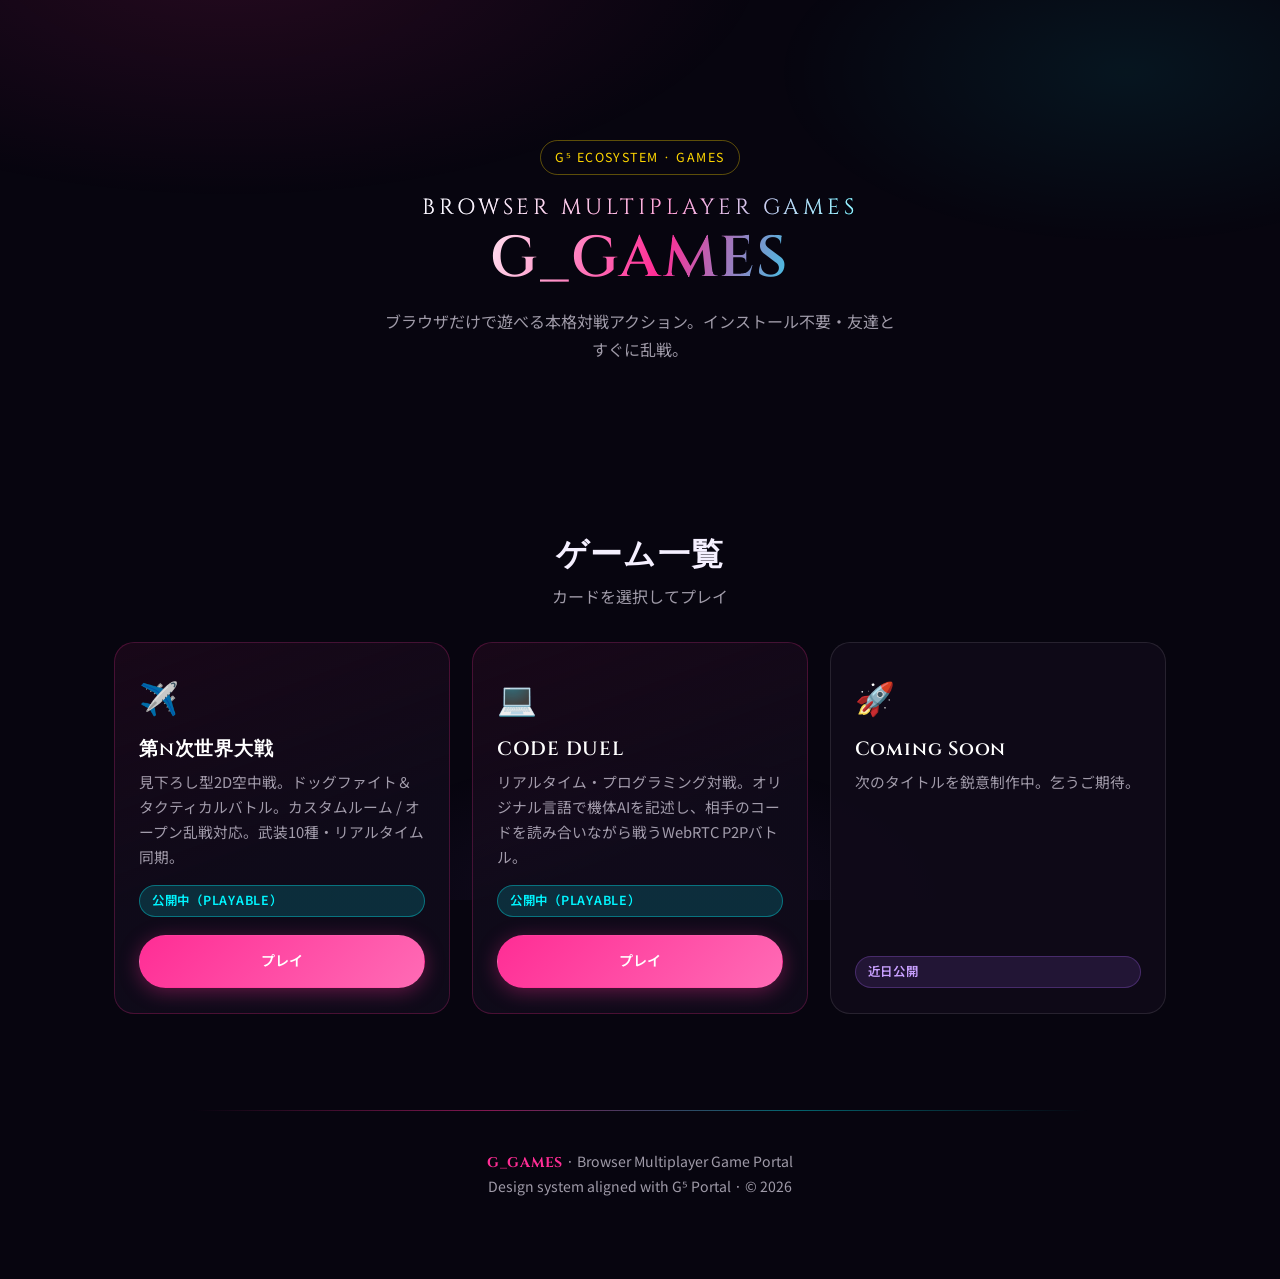
<file: index.html>
<!DOCTYPE html>
<html lang="ja" data-color-mode="dark">
<head>
  <meta charset="UTF-8">
  <meta name="viewport" content="width=device-width, initial-scale=1.0, viewport-fit=cover">
  <meta name="description" content="G_GAMES - ブラウザ対戦Webゲームポータル。第n次世界大戦などブラウザ対戦アクションを配信。">
  <meta name="theme-color" content="#07050f">
  <title>G_GAMES · Web Game Portal</title>
  <link rel="stylesheet" href="css/style.css">
  <script src="js/games-registry.js" defer></script>
  <script src="js/main.js" defer></script>
</head>
<body>
  <div class="g5-ambient" id="ambient" aria-hidden="true"></div>
  <header class="hero">
    <div class="hero-badge">G⁵ Ecosystem · Games</div>
    <h1><span>BROWSER MULTIPLAYER GAMES</span> G_GAMES</h1>
    <p class="hero-sub">ブラウザだけで遊べる本格対戦アクション。インストール不要・友達とすぐに乱戦。</p>
  </header>
  <section class="main_section">
    <div class="section-header">
      <h2>ゲーム一覧</h2>
      <p>カードを選択してプレイ</p>
    </div>
    <div class="cards-grid" id="games-grid"></div>
  </section>
  <footer class="site-footer">
    <p><strong>G_GAMES</strong> · Browser Multiplayer Game Portal</p>
    <p>Design system aligned with G⁵ Portal · © 2026</p>
  </footer>
</body>
</html>
</file>
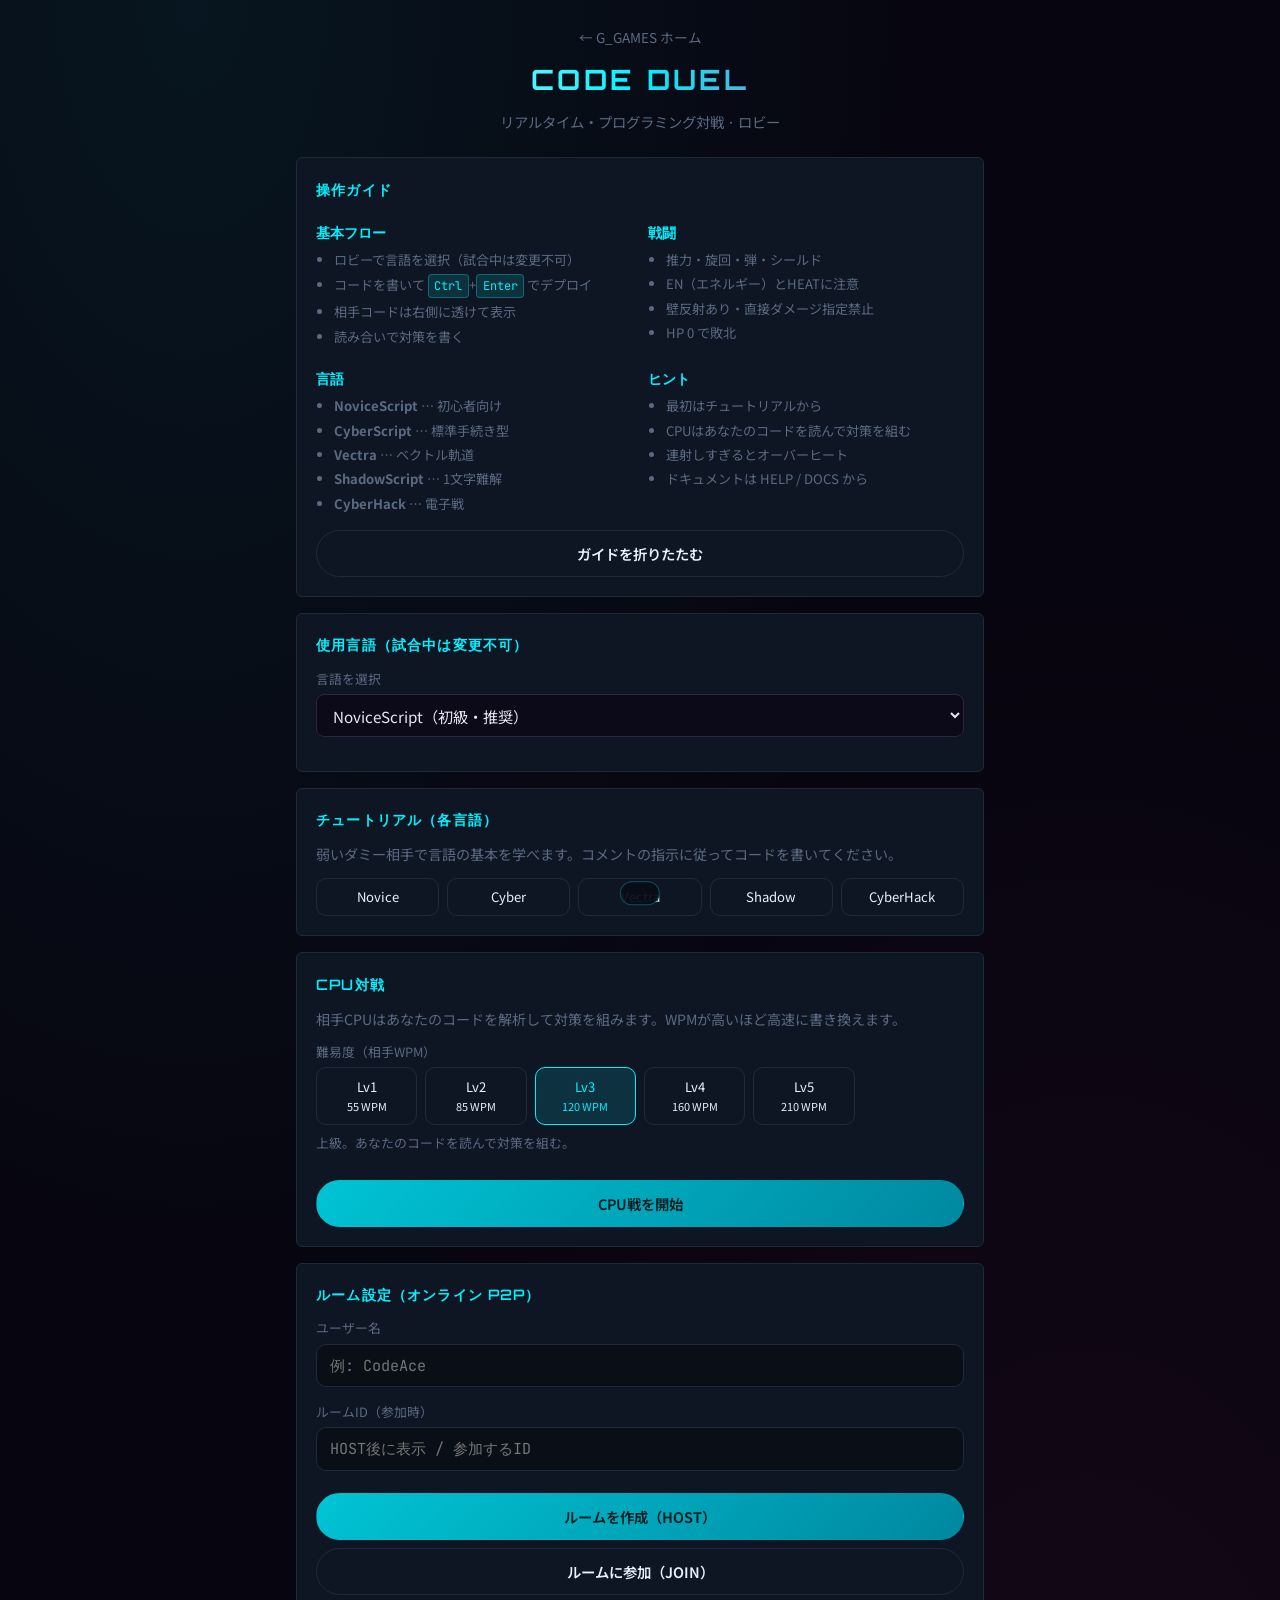
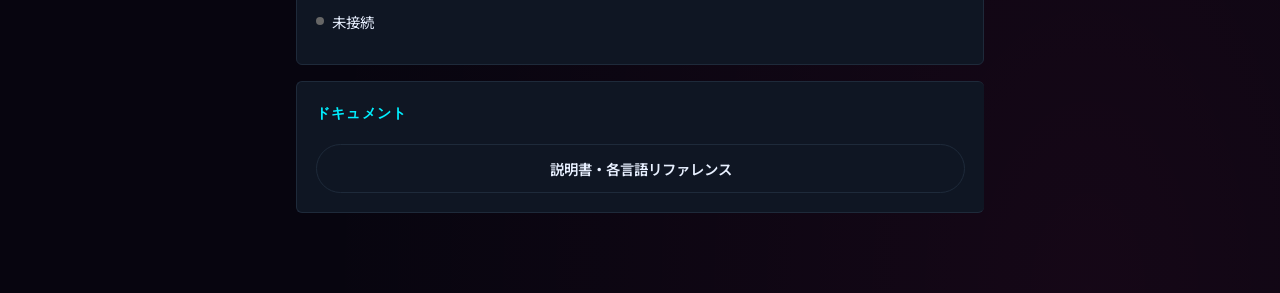
<file: games/code-duel/index.html>
<!DOCTYPE html>
<html lang="ja">
<head>
  <meta charset="UTF-8" />
  <meta name="viewport" content="width=device-width, initial-scale=1.0, viewport-fit=cover" />
  <meta name="theme-color" content="#07050f" />
  <title>CODE DUEL · G_GAMES</title>
  <link rel="stylesheet" href="css/lobby.css" />
  <link rel="stylesheet" href="css/game.css" />
</head>
<body>
  <div class="lobby-wrap" id="lobby-wrap">
    <header class="lobby-header">
      <a href="../../index.html" class="back">← G_GAMES ホーム</a>
      <h1>CODE DUEL</h1>
      <p>リアルタイム・プログラミング対戦 · ロビー</p>
    </header>

    <div class="panel guide-panel" id="guide-panel">
      <div class="panel-title">操作ガイド</div>
      <div class="guide-grid">
        <div>
          <h4>基本フロー</h4>
          <ul>
            <li>ロビーで言語を選択（試合中は変更不可）</li>
            <li>コードを書いて <kbd>Ctrl</kbd>+<kbd>Enter</kbd> でデプロイ</li>
            <li>相手コードは右側に透けて表示</li>
            <li>読み合いで対策を書く</li>
          </ul>
        </div>
        <div>
          <h4>戦闘</h4>
          <ul>
            <li>推力・旋回・弾・シールド</li>
            <li>EN（エネルギー）とHEATに注意</li>
            <li>壁反射あり・直接ダメージ指定禁止</li>
            <li>HP 0 で敗北</li>
          </ul>
        </div>
        <div>
          <h4>言語</h4>
          <ul>
            <li><strong>NoviceScript</strong> … 初心者向け</li>
            <li><strong>CyberScript</strong> … 標準手続き型</li>
            <li><strong>Vectra</strong> … ベクトル軌道</li>
            <li><strong>ShadowScript</strong> … 1文字難解</li>
            <li><strong>CyberHack</strong> … 電子戦</li>
          </ul>
        </div>
        <div>
          <h4>ヒント</h4>
          <ul>
            <li>最初はチュートリアルから</li>
            <li>CPUはあなたのコードを読んで対策を組む</li>
            <li>連射しすぎるとオーバーヒート</li>
            <li>ドキュメントは HELP / DOCS から</li>
          </ul>
        </div>
      </div>
      <button type="button" class="btn btn-ghost" id="btn-toggle-guide" style="width:100%;margin-top:0.75rem;">ガイドを折りたたむ</button>
    </div>

    <!-- Language selection (lobby only) -->
    <div class="panel" id="lang-panel">
      <div class="panel-title">使用言語（試合中は変更不可）</div>
      <div class="field">
        <label for="lobbyLangSelect">言語を選択</label>
        <select id="lobbyLangSelect" style="width:100%;padding:0.55rem 0.75rem;border-radius:8px;background:#0c0a18;border:1px solid #2a2540;color:#e8e6f0;font-family:inherit;">
          <option value="novice">NoviceScript（初級・推奨）</option>
          <option value="cyber">CyberScript（標準）</option>
          <option value="vectra">Vectra（ベクトル軌道）</option>
          <option value="shadow">ShadowScript（1文字難解）</option>
          <option value="cyberhack">CyberHack（電子戦）</option>
          <option value="ctrlworld" id="lobby-opt-ctrlworld" disabled>CtrlWorld（LOCKED）</option>
        </select>
      </div>
    </div>

    <!-- Tutorial per language -->
    <div class="panel" id="tutorial-panel">
      <div class="panel-title">チュートリアル（各言語）</div>
      <p style="font-size:0.88rem;color:var(--text-muted);margin-bottom:0.75rem;">
        弱いダミー相手で言語の基本を学べます。コメントの指示に従ってコードを書いてください。
      </p>
      <div class="mode-grid" style="grid-template-columns:repeat(auto-fill,minmax(120px,1fr));">
        <button type="button" class="mode-btn" data-tutorial="novice">Novice</button>
        <button type="button" class="mode-btn" data-tutorial="cyber">Cyber</button>
        <button type="button" class="mode-btn" data-tutorial="vectra">Vectra</button>
        <button type="button" class="mode-btn" data-tutorial="shadow">Shadow</button>
        <button type="button" class="mode-btn" data-tutorial="cyberhack">CyberHack</button>
        <button type="button" class="mode-btn hidden" data-tutorial="ctrlworld" id="tut-ctrlworld">CtrlWorld</button>
      </div>
    </div>

    <div class="panel" id="cpu-panel">
      <div class="panel-title">CPU対戦</div>
      <p style="font-size:0.88rem;color:var(--text-muted);margin-bottom:0.75rem;">
        相手CPUはあなたのコードを解析して対策を組みます。WPMが高いほど高速に書き換えます。
      </p>
      <div class="field">
        <label>難易度（相手WPM）</label>
        <div class="mode-grid" id="diff-grid">
          <button type="button" class="mode-btn" data-diff="1">Lv1<br><small>55 WPM</small></button>
          <button type="button" class="mode-btn" data-diff="2">Lv2<br><small>85 WPM</small></button>
          <button type="button" class="mode-btn active" data-diff="3">Lv3<br><small>120 WPM</small></button>
          <button type="button" class="mode-btn" data-diff="4">Lv4<br><small>160 WPM</small></button>
          <button type="button" class="mode-btn" data-diff="5">Lv5<br><small>210 WPM</small></button>
        </div>
        <p class="diff-desc" id="diff-desc">上級。あなたのコードを読んで対策を組む。</p>
      </div>
      <button type="button" class="btn btn-primary" id="btn-cpu-start" style="width:100%;">CPU戦を開始</button>
    </div>

    <div class="panel" id="form-panel">
      <div class="panel-title">ルーム設定（オンライン P2P）</div>
      <div class="field">
        <label for="username">ユーザー名</label>
        <input type="text" id="username" placeholder="例: CodeAce" maxlength="24" />
      </div>
      <div class="field">
        <label for="room-id">ルームID（参加時）</label>
        <input type="text" id="room-id" placeholder="HOST後に表示 / 参加するID" maxlength="8" style="text-transform:uppercase;" />
      </div>
      <div class="actions">
        <button type="button" class="btn btn-primary" id="btn-host">ルームを作成（HOST）</button>
        <button type="button" class="btn btn-ghost" id="btn-join">ルームに参加（JOIN）</button>
      </div>
      <div class="status-bar" style="margin-top:0.9rem;">
        <span class="status-dot" id="lobby-status-dot"></span>
        <span id="lobby-status-text">未接続</span>
      </div>
    </div>

    <div class="panel hidden" id="connected-panel">
      <div class="panel-title">接続中</div>
      <div class="status-bar">
        <span class="status-dot online"></span>
        <span id="conn-text">接続済み</span>
      </div>
      <p style="font-size:0.88rem;color:var(--text-muted);margin-bottom:0.75rem;">
        Room: <strong id="conn-room-id">—</strong>
      </p>
      <div class="actions">
        <button type="button" class="btn btn-primary" id="btn-sortie">対戦開始</button>
        <button type="button" class="btn btn-ghost" id="btn-leave">退出する</button>
      </div>
    </div>

    <div class="panel hidden secret-panel" id="secret-panel">
      <div class="panel-title">
        CtrlWorld UNLOCKED
        <span class="secret-unlocked-badge">SECRET</span>
      </div>
      <p style="font-size:0.88rem;color:var(--text-muted);margin-bottom:0.75rem;">
        制作者専用言語が解放されました。物理法則干渉コマンドが使用可能です。
      </p>
      <div class="actions">
        <a class="btn btn-ghost" id="btn-secret-docs" href="docs/index.html?ctrlworld.md" target="_blank" rel="noopener" style="text-decoration:none;">CtrlWorld 使用方法を見る</a>
      </div>
    </div>

    <div class="panel">
      <div class="panel-title">ドキュメント</div>
      <div class="actions">
        <a class="btn btn-ghost" href="docs/index.html" target="_blank" rel="noopener" style="text-decoration:none;width:100%;">説明書・各言語リファレンス</a>
      </div>
    </div>
  </div>

  <div class="toast" id="toast" role="status"></div>

  <div id="game-layer" class="hidden">
    <header class="game-header">
      <span class="logo-text">CODE DUEL</span>
      <div class="meta">
        <span><span class="dot"></span><span id="game-mode-label">CPU</span></span>
        <span id="matchTimer">00:00</span>
        <span id="matchStatus">FIGHTING</span>
      </div>
      <button type="button" class="btn-sm" id="btn-exit-game">ロビーへ戻る</button>
    </header>

    <main class="main-layout">
      <section class="panel">
        <div class="panel-header">
          <h2>YOUR CODE</h2>
          <select id="langSelect" title="言語はロビーでのみ変更可能">
            <option value="novice">NoviceScript</option>
            <option value="cyber">CyberScript</option>
            <option value="vectra">Vectra</option>
            <option value="shadow">ShadowScript</option>
            <option value="cyberhack">CyberHack</option>
            <option value="ctrlworld" id="opt-ctrlworld" disabled>CtrlWorld (LOCKED)</option>
          </select>
        </div>
        <div class="editor-toolbar">
          <button type="button" class="btn-sm btn-run" id="btnRun">▶ RUN</button>
          <span class="energy-display" id="selfEnergy">EN: 100%</span>
          <span class="heat-display" id="selfHeat">HEAT: 0%</span>
        </div>
        <textarea id="selfCode" class="code-editor" spellcheck="false" placeholder="// コードを書いて Ctrl+Enter でデプロイ（初期は空です）"></textarea>
        <div class="console" id="selfConsole"></div>
      </section>

      <section class="panel battlefield-panel">
        <div class="panel-header">
          <h2>BATTLEFIELD</h2>
          <span id="enemyLangLabel" style="font-size:0.72rem;color:#ff2d95;">—</span>
        </div>
        <div class="canvas-wrap">
          <canvas id="gameCanvas" width="800" height="600"></canvas>
          <div class="overlay" id="overlay">
            <div class="overlay-content">
              <h1 id="overlayTitle">CODE DUEL</h1>
              <p id="overlayMessage">Ready</p>
            </div>
          </div>
        </div>
        <div class="battlefield-footer">
          <div class="hp-bar self-hp">
            <span class="label">YOU</span>
            <div class="bar"><div class="fill" id="selfHpFill"></div></div>
            <span class="value" id="selfHpValue">100</span>
          </div>
          <div class="hp-bar enemy-hp">
            <span class="label">ENEMY</span>
            <div class="bar"><div class="fill" id="enemyHpFill"></div></div>
            <span class="value" id="enemyHpValue">100</span>
          </div>
        </div>
      </section>

      <section class="panel">
        <div class="panel-header">
          <h2>ENEMY CODE</h2>
          <span style="font-size:0.7rem;color:#5a6a82;">Read &amp; Counter</span>
        </div>
        <div class="editor-toolbar">
          <span style="font-size:0.7rem;color:#5a6a82;" id="cpu-wpm-label"></span>
        </div>
        <textarea id="enemyCode" class="code-editor enemy-code" spellcheck="false" readonly placeholder="// Enemy / CPU code（最初は空。思考してから書き始めます）"></textarea>
        <div class="console" id="enemyConsole"></div>
      </section>
    </main>

    <footer class="game-footer">
      <div class="footer-left">
        <span class="help-toggle" id="helpToggle">[?] LANGUAGE HELP</span>
        <a class="docs-link" href="docs/index.html" target="_blank" rel="noopener">[DOCS]</a>
      </div>
      <span class="fps-counter" id="fpsCounter">FPS: --</span>
    </footer>

    <div class="modal" id="helpModal">
      <div class="modal-content">
        <div class="modal-header">
          <h3>Language Help</h3>
          <button type="button" id="helpClose">×</button>
        </div>
        <div class="help-tabs">
          <button type="button" class="help-tab active" data-lang="novice">Novice</button>
          <button type="button" class="help-tab" data-lang="cyber">Cyber</button>
          <button type="button" class="help-tab" data-lang="vectra">Vectra</button>
          <button type="button" class="help-tab" data-lang="shadow">Shadow</button>
          <button type="button" class="help-tab" data-lang="cyberhack">Hack</button>
          <button type="button" class="help-tab hidden" data-lang="ctrlworld" id="tab-ctrlworld">CtrlWorld</button>
        </div>
        <div class="modal-body" id="helpBody"></div>
      </div>
    </div>
  </div>

  <script type="module" src="js/main.js"></script>
</body>
</html>
</file>
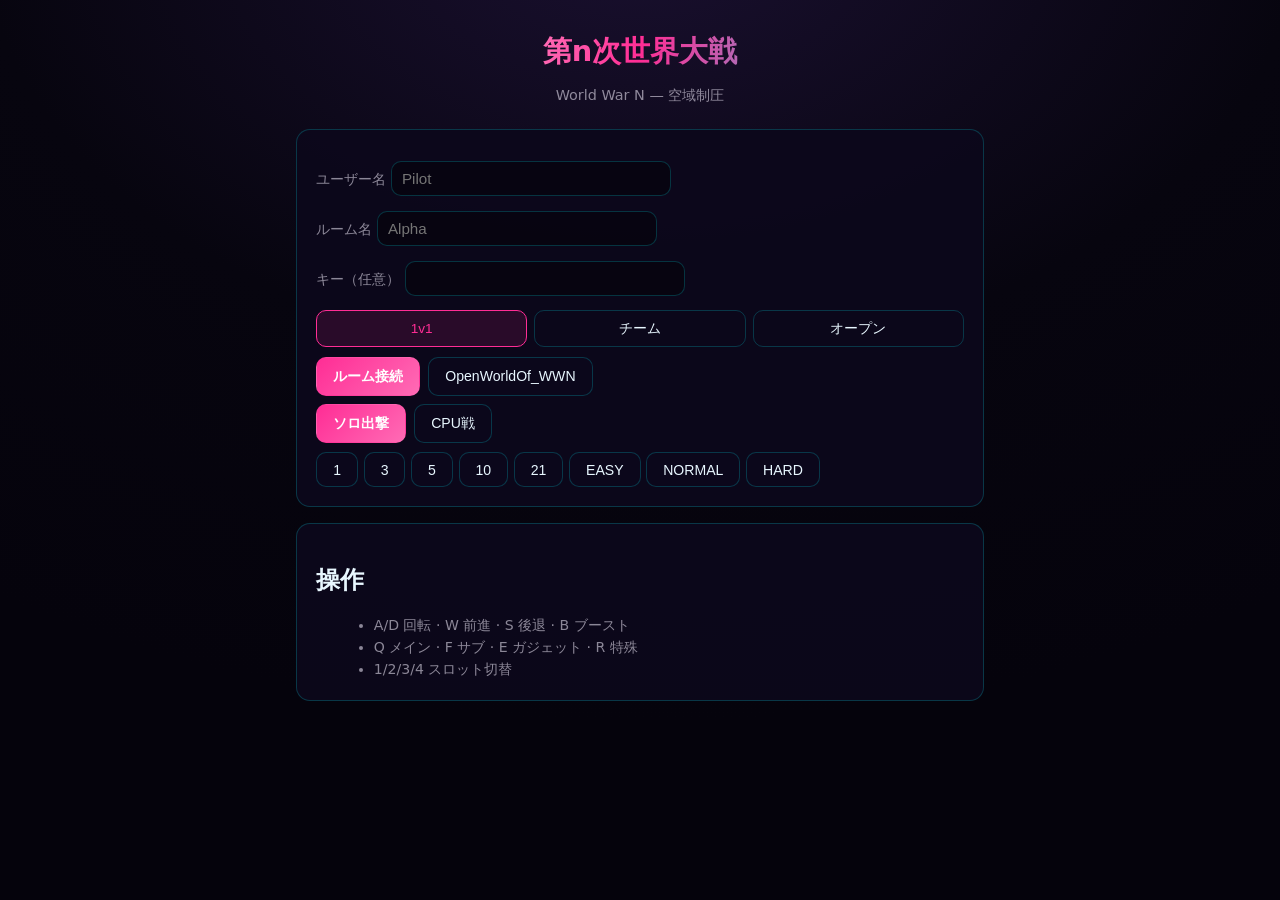
<file: games/wwn/index.html>
<!DOCTYPE html>
<html lang="ja">
<head>
  <meta charset="UTF-8" />
  <meta name="viewport" content="width=device-width, initial-scale=1, maximum-scale=1, user-scalable=no" />
  <title>第n次世界大戦 | WWN</title>
  <link rel="stylesheet" href="css/lobby.css" />
  <link rel="stylesheet" href="css/game.css" />
</head>
<body>
  <script src="js/net/peer-manager.js" defer></script>
  <script src="js/net/room.js" defer></script>
  <script src="js/net/sync.js" defer></script>
  <script src="js/core/config.js" defer></script>
  <script src="js/core/pool.js" defer></script>
  <script src="js/core/input.js" defer></script>
  <script src="js/core/camera.js" defer></script>
  <script src="js/core/game-loop.js" defer></script>
  <script src="js/core/secret.js" defer></script>
  <script src="js/core/terminal.js" defer></script>
  <script src="js/core/score.js" defer></script>
  <script src="js/combat/weapons.js" defer></script>
  <script src="js/combat/combat.js" defer></script>
  <script src="js/combat/extras.js" defer></script>
  <script src="js/combat/update.js" defer></script>
  <script src="js/entities/player.js" defer></script>
  <script src="js/entities/remote-player.js" defer></script>
  <script src="js/entities/ai.js" defer></script>
  <script src="js/entities/supports.js" defer></script>
  <script src="js/render/world.js" defer></script>
  <script src="js/render/map-hazards.js" defer></script>
  <script src="js/render/combat-draw.js" defer></script>
  <script src="js/render/minimap.js" defer></script>
  <script src="js/game-main.js" defer></script>
  <script src="js/core/online-fix.js" defer></script>
  <script src="js/core/runtime-fixes.js" defer></script>
  <script src="js/core/balance-fixes.js" defer></script>
  <script src="js/core/ai-sprites.js" defer></script>
  <script src="js/core/runtime-ai-fix.js" defer></script>
  <script src="js/core/combat-fx-fix.js" defer></script>
  <script src="js/core/score-spawn-fix.js" defer></script>
  <script src="js/core/wingman-perf-fix.js" defer></script>
  <script src="js/core/gameplay-juice.js" defer></script>
  <script src="js/core/gameplay-epic.js" defer></script>
  <script src="js/core/gameplay-drama.js" defer></script>
  <script src="js/core/gameplay-wild.js" defer></script>
  <script src="js/main.js" defer></script>
  <div id="lobby-wrap">
    <header class="lobby-header">
      <h1>第n次世界大戦</h1>
      <p class="tagline">World War N — 空域制圧</p>
    </header>
    <div id="toast" class="toast"></div>
    <section id="form-panel" class="panel">
      <label>ユーザー名 <input id="username" type="text" maxlength="16" placeholder="Pilot" /></label>
      <label>ルーム名 <input id="room-name" type="text" maxlength="24" placeholder="Alpha" /></label>
      <label>キー（任意） <input id="room-key" type="password" maxlength="32" /></label>
      <div id="mode-grid" class="mode-grid">
        <button type="button" class="mode-btn active" data-mode="1v1">1v1</button>
        <button type="button" class="mode-btn" data-mode="team">チーム</button>
        <button type="button" class="mode-btn" data-mode="open">オープン</button>
      </div>
      <div class="row">
        <button id="btn-join" type="button">ルーム接続</button>
        <button id="btn-open" type="button">OpenWorldOf_WWN</button>
      </div>
      <div class="row">
        <button id="btn-solo-top" type="button">ソロ出撃</button>
        <button id="btn-cpu-start" type="button">CPU戦</button>
      </div>
      <div class="cpu-opts">
        <button type="button" class="cpu-btn" data-cpu="1">1</button>
        <button type="button" class="cpu-btn" data-cpu="3">3</button>
        <button type="button" class="cpu-btn" data-cpu="5">5</button>
        <button type="button" class="cpu-btn" data-cpu="10">10</button>
        <button type="button" class="cpu-btn" data-cpu="21">21</button>
        <button type="button" class="cpu-btn" data-diff="easy">EASY</button>
        <button type="button" class="cpu-btn" data-diff="normal">NORMAL</button>
        <button type="button" class="cpu-btn" data-diff="hard">HARD</button>
      </div>
    </section>
    <section id="connected-panel" class="panel hidden">
      <p>接続済み。出撃の準備ができました。</p>
      <button id="btn-sortie" type="button">出撃</button>
      <button id="btn-leave" type="button">退出</button>
    </section>
    <section class="howto panel">
      <h2>操作</h2>
      <ul>
        <li>A/D 回転 · W 前進 · S 後退 · B ブースト</li>
        <li>Q メイン · F サブ · E ガジェット · R 特殊</li>
        <li>1/2/3/4 スロット切替</li>
      </ul>
    </section>
  </div>
  <div id="game-layer" class="hidden">
    <canvas id="game-canvas"></canvas>
    <div id="hud">
      <div class="bars">
        <div>HULL <span id="hud-hp-text">100 / 100</span><div class="bar"><div id="hud-hp"></div></div></div>
        <div>BOOST <div class="bar"><div id="hud-boost"></div></div></div>
        <div>HEAT <div class="bar"><div id="hud-heat"></div></div></div>
        <div>ENERGY <div class="bar"><div id="hud-energy"></div></div></div>
      </div>
      <div class="right">
        <div id="hud-speed">0 u/s</div>
        <div id="hud-coord">0, 0</div>
        <div id="hud-score">PT 0</div>
      </div>
      <div class="weapons">
        <span id="weapon-main">バルカン</span>
        <span id="weapon-sub">追尾ミサイル</span>
        <span id="weapon-gadget">空中機雷</span>
        <span id="secret-slot">—</span>
      </div>
      <div id="kill-feed"></div>
      <canvas id="minimap-canvas"></canvas>
      <div id="hud-fps">— fps</div>
      <button id="btn-exit-game" type="button">ロビーへ戻る</button>
    </div>
    <div id="respawn-overlay" class="hidden">再出撃…</div>
    <div id="border-warn" class="hidden">境界接近</div>
    <div id="gadget-hint"></div>
  </div>
</body>
</html>
</file>
<file: css/style.css>
/* G_GAMES - G5PORTAL Design System Compliant */
@import url("https://fonts.googleapis.com/css2?family=Cinzel:wght@400;600;700&family=Noto+Sans+JP:wght@300;400;500;700&display=swap");
:root{--bg-deep:#07050f;--bg-card:rgba(16,11,26,.88);--pink:#ff2d95;--pink-soft:rgba(255,45,149,.45);--cyan:#00f5ff;--gold:#ffd700;--purple:#9b5de5;--text:#f5f0ff;--text-muted:rgba(245,240,255,.64);--border:rgba(255,255,255,.1);--radius:20px;--font-display:"Cinzel","Playfair Display",serif;--font-body:"Noto Sans JP","Hiragino Sans","Yu Gothic",sans-serif;--ease-spring:cubic-bezier(.34,1.45,.64,1);--ease-out:cubic-bezier(.22,1,.36,1)}*,*::before,*::after{box-sizing:border-box;margin:0;padding:0}html{scroll-behavior:smooth;font-size:16px}::selection{background:rgba(255,45,149,.32);color:#fff}::-webkit-scrollbar{width:6px}::-webkit-scrollbar-track{background:#0a0712}::-webkit-scrollbar-thumb{background:rgba(255,45,149,.45);border-radius:999px}body{font-family:var(--font-body);background:var(--bg-deep);color:var(--text);line-height:1.7;min-height:100vh;overflow-x:hidden;-webkit-font-smoothing:antialiased;position:relative}body::before{content:"";position:fixed;inset:0;background:radial-gradient(ellipse 70% 45% at 18% -5%,rgba(255,45,149,.12),transparent 60%),radial-gradient(ellipse 50% 35% at 88% 8%,rgba(0,245,255,.07),transparent 55%),radial-gradient(ellipse 45% 30% at 50% 100%,rgba(155,93,229,.09),transparent 55%);pointer-events:none;z-index:-1}.g5-ambient{position:fixed;inset:0;pointer-events:none;z-index:0;overflow:hidden}.g5-ambient-particle{position:absolute;bottom:-8px;border-radius:50%;opacity:0;animation:g5-float-up linear infinite;will-change:transform,opacity}.g5-ambient-particle.pink{background:var(--pink);box-shadow:0 0 8px var(--pink-soft)}.g5-ambient-particle.cyan{background:var(--cyan);box-shadow:0 0 8px rgba(0,245,255,.5)}.g5-ambient-particle.gold{background:var(--gold);box-shadow:0 0 8px rgba(255,215,0,.5)}@keyframes g5-float-up{0%{transform:translate3d(0,0,0) scale(1);opacity:0}10%{opacity:.55}90%{opacity:.15}100%{transform:translate3d(30px,-105vh,0) scale(.4);opacity:0}}h1,h2,h3,h4{font-family:var(--font-display);font-weight:600;letter-spacing:.04em;line-height:1.3}a{color:var(--pink);text-decoration:none;transition:color .2s ease,text-shadow .2s ease}a:hover{color:var(--cyan);text-shadow:0 0 10px rgba(0,245,255,.4)}:focus-visible{outline:2px solid var(--cyan);outline-offset:3px}.hero{position:relative;min-height:55vh;display:flex;flex-direction:column;align-items:center;justify-content:center;text-align:center;padding:5rem 1.5rem 3rem;z-index:1}.hero-badge{display:inline-block;font-size:.78rem;letter-spacing:.12em;text-transform:uppercase;color:var(--gold);border:1px solid rgba(255,215,0,.35);padding:.35rem .9rem;border-radius:999px;margin-bottom:1.25rem}.hero h1{font-size:clamp(2.2rem,7vw,3.6rem);line-height:1.15;margin-bottom:1rem;background:linear-gradient(105deg,#fff 10%,var(--pink) 55%,var(--cyan) 95%);-webkit-background-clip:text;background-clip:text;color:transparent}.hero h1 span{display:block;font-size:.38em;letter-spacing:.18em;color:var(--text-muted);-webkit-text-fill-color:var(--text-muted);margin-bottom:.4rem;font-weight:400}.hero-sub{color:var(--text-muted);max-width:32rem;margin:0 auto 1.5rem;font-size:1rem}.btn{display:inline-flex;align-items:center;justify-content:center;gap:.4rem;padding:.85rem 1.6rem;border-radius:999px;font-size:.95rem;font-weight:600;font-family:var(--font-body);border:1px solid transparent;cursor:pointer;transition:transform .25s var(--ease-spring),box-shadow .25s,background .2s,border-color .2s}.btn-primary{background:linear-gradient(135deg,var(--pink),#ff6bb5);color:#fff;box-shadow:0 4px 20px rgba(255,45,149,.35)}.btn-primary:hover{transform:translateY(-2px);box-shadow:0 8px 28px rgba(255,45,149,.45);color:#fff}.btn-ghost{background:transparent;border-color:var(--border);color:var(--text)}.btn-ghost:hover{border-color:var(--pink);color:var(--pink);transform:translateY(-2px)}.btn:disabled{opacity:.45;cursor:not-allowed;transform:none!important;box-shadow:none!important}.main_section{max-width:1100px;margin:0 auto;padding:2.5rem 1.5rem 4rem;position:relative;z-index:1}.section-header{text-align:center;margin-bottom:2rem}.section-header h2{font-size:clamp(1.5rem,4vw,2rem);margin-bottom:.4rem}.section-header p{color:var(--text-muted)}.cards-grid{display:grid;grid-template-columns:repeat(auto-fill,minmax(280px,1fr));gap:1.35rem}.card{background:var(--bg-card);border:1px solid var(--border);border-radius:var(--radius);padding:1.6rem 1.5rem;transition:transform .3s var(--ease-spring),border-color .25s,box-shadow .25s;display:flex;flex-direction:column;position:relative;overflow:hidden}.card:hover{transform:translateY(-5px);border-color:rgba(255,45,149,.35);box-shadow:0 12px 36px rgba(0,0,0,.35)}.card-icon{font-size:2rem;margin-bottom:.85rem}.card h3{font-size:1.2rem;margin-bottom:.45rem;color:#fff}.card p{color:var(--text-muted);font-size:.92rem;flex:1}.card .status{display:inline-block;margin-top:1rem;font-size:.78rem;letter-spacing:.06em;padding:.28rem .75rem;border-radius:999px;font-weight:600}.status-ready{background:rgba(0,245,255,.15);color:var(--cyan);border:1px solid rgba(0,245,255,.35)}.status-wip{background:rgba(255,215,0,.12);color:var(--gold);border:1px solid rgba(255,215,0,.3)}.status-soon{background:rgba(155,93,229,.15);color:#c9a0ff;border:1px solid rgba(155,93,229,.3)}.card-wwn{border-color:rgba(255,45,149,.22);background:linear-gradient(160deg,rgba(255,45,149,.07),rgba(16,11,26,.92) 55%)}.card-wwn:hover{border-color:rgba(255,45,149,.5)}.site-footer{text-align:center;padding:2.5rem 1.5rem 5rem;margin-top:2rem;color:var(--text-muted);font-size:.88rem;position:relative;z-index:1}.site-footer::before{content:"";position:absolute;top:0;left:15%;right:15%;height:1px;background:linear-gradient(90deg,transparent,rgba(255,45,149,.5),rgba(0,245,255,.4),transparent)}.site-footer strong{color:var(--pink);font-family:var(--font-display);letter-spacing:.05em}.hidden{display:none!important}@media (max-width:480px){.cards-grid{grid-template-columns:1fr}.btn{padding:.85rem 1.4rem}}
</file>
<file: games/code-duel/css/lobby.css>
/* CODE DUEL Lobby — WWN-style + cyber theme */
@import url("https://fonts.googleapis.com/css2?family=Orbitron:wght@500;700&family=JetBrains+Mono:wght@400;500;700&family=Noto+Sans+JP:wght@300;400;500;700&display=swap");
:root{--bg-deep:#07050f;--bg-card:rgba(12,18,32,.92);--pink:#ff2d95;--cyan:#00f0ff;--gold:#ffd700;--green:#00ff9d;--text:#e8f0ff;--text-muted:rgba(232,240,255,.62);--border:rgba(0,240,255,.12);--radius:16px;--font-display:"Orbitron",sans-serif;--font-body:"Noto Sans JP",sans-serif;--font-mono:"JetBrains Mono",monospace}
*{box-sizing:border-box;margin:0;padding:0}body{font-family:var(--font-body);background:var(--bg-deep);color:var(--text);min-height:100vh;line-height:1.6;background-image:radial-gradient(ellipse at 15% 0%,rgba(0,240,255,.07) 0%,transparent 50%),radial-gradient(ellipse at 85% 100%,rgba(255,45,149,.06) 0%,transparent 50%)}
.lobby-wrap{max-width:720px;margin:0 auto;padding:1.5rem 1rem 4rem}
.lobby-header{text-align:center;margin-bottom:1.5rem}
.lobby-header .back{color:var(--text-muted);font-size:.85rem;text-decoration:none}
.lobby-header .back:hover{color:var(--cyan)}
.lobby-header h1{font-family:var(--font-display);font-size:1.75rem;letter-spacing:.12em;margin:.5rem 0;background:linear-gradient(105deg,#fff,var(--cyan),var(--pink));-webkit-background-clip:text;background-clip:text;color:transparent}
.lobby-header p{color:var(--text-muted);font-size:.9rem}
.panel{background:var(--bg-card);border:1px solid var(--border);border-radius:var(--radius);padding:1.2rem;margin-bottom:1rem}
.panel-title{font-size:.9rem;letter-spacing:.08em;color:var(--cyan);margin-bottom:.75rem;font-weight:600;font-family:var(--font-display)}
.field{margin-bottom:.9rem}.field label{display:block;font-size:.8rem;color:var(--text-muted);margin-bottom:.3rem}
.field input,.field select{width:100%;padding:.65rem .8rem;border-radius:10px;border:1px solid var(--border);background:rgba(0,0,0,.35);color:var(--text);font-size:.95rem;font-family:var(--font-mono)}
.field input:focus{outline:none;border-color:var(--cyan)}
.mode-grid{display:grid;grid-template-columns:repeat(auto-fill,minmax(90px,1fr));gap:.5rem}
.mode-btn{padding:.55rem;border-radius:10px;border:1px solid var(--border);background:transparent;color:var(--text);cursor:pointer;font-size:.82rem;font-family:var(--font-body);transition:all .15s}
.mode-btn:hover{border-color:var(--cyan)}
.mode-btn.active{border-color:var(--cyan);background:rgba(0,240,255,.12);color:var(--cyan)}
.btn{display:inline-flex;align-items:center;justify-content:center;padding:.75rem 1.4rem;border-radius:999px;font-weight:600;border:1px solid transparent;cursor:pointer;font-family:var(--font-body);font-size:.9rem}
.btn-primary{background:linear-gradient(135deg,#00c4d4,#0088a0);color:#001a1e}
.btn-primary:hover{box-shadow:0 0 18px rgba(0,240,255,.35)}
.btn-ghost{background:transparent;border-color:var(--border);color:var(--text)}
.btn-ghost:hover{border-color:var(--cyan);color:var(--cyan)}
.actions{display:flex;flex-direction:column;gap:.5rem;margin-top:.5rem}
.guide-grid{display:grid;grid-template-columns:repeat(auto-fill,minmax(240px,1fr));gap:1rem;margin-top:.5rem}
.guide-grid h4{font-size:.9rem;color:var(--cyan);margin-bottom:.4rem;font-family:var(--font-display)}
.guide-grid ul{padding-left:1.1rem;font-size:.82rem;color:var(--text-muted);line-height:1.55}
.guide-grid li{margin-bottom:.25rem}
.guide-grid kbd{display:inline-block;padding:.1rem .35rem;border-radius:4px;background:rgba(0,240,255,.12);border:1px solid rgba(0,240,255,.3);font-size:.75rem;color:var(--cyan);font-family:var(--font-mono)}
.status-bar{display:flex;align-items:center;gap:.5rem;margin-bottom:.75rem;font-size:.9rem}
.status-dot{width:8px;height:8px;border-radius:50%;background:#666}
.status-dot.online{background:var(--green);box-shadow:0 0 8px var(--green)}
.status-dot.connecting{background:var(--gold)}
.status-dot.error{background:var(--pink)}
.toast{position:fixed;bottom:1.5rem;left:50%;transform:translateX(-50%) translateY(120%);background:rgba(8,12,22,.94);border:1px solid rgba(0,240,255,.3);padding:.7rem 1.2rem;border-radius:999px;font-size:.88rem;z-index:3000;transition:transform .3s;pointer-events:none;max-width:90vw;text-align:center}
.toast.show{transform:translateX(-50%) translateY(0)}
.toast.error{border-color:rgba(255,45,149,.5)}
.toast.secret{border-color:var(--gold);color:var(--gold);box-shadow:0 0 24px rgba(255,215,0,.25)}
.hidden{display:none!important}
.secret-panel{border-color:rgba(255,215,0,.35);background:linear-gradient(160deg,rgba(255,215,0,.06),var(--bg-card))}
.secret-panel .panel-title{color:var(--gold)}
.secret-unlocked-badge{display:inline-block;font-size:.75rem;padding:.2rem .55rem;border-radius:999px;border:1px solid var(--gold);color:var(--gold);margin-left:.4rem}
.diff-desc{font-size:.8rem;color:var(--text-muted);margin:.5rem 0 .75rem;min-height:1.4em}
</file>
<file: games/code-duel/css/game.css>
/* CODE DUEL — In-game battle UI */
:root{--bg-panel:#0f1623;--bg-elevated:#151e2e;--border:#1e2a3a;--border-glow:#2a3f5f;--cyan:#00f0ff;--cyan-dim:#00a8b3;--magenta:#ff2d95;--magenta-dim:#b31f6a;--yellow:#ffd60a;--green:#00ff9d;--red:#ff3b5c;--orange:#ff8c42;--text-primary:#e8f0ff;--text-secondary:#8b9bb4;--text-muted:#5a6a82;--font-mono:"JetBrains Mono",monospace;--font-display:"Orbitron",sans-serif;--radius:6px}
#game-layer{position:fixed;inset:0;z-index:100;display:flex;flex-direction:column;background:#0a0e17;color:var(--text-primary);font-family:var(--font-mono);font-size:13px}
#game-layer.hidden{display:none!important}
.game-header{display:flex;align-items:center;justify-content:space-between;padding:8px 16px;background:var(--bg-panel);border-bottom:1px solid var(--border);flex-shrink:0;gap:12px}
.game-header .logo-text{font-family:var(--font-display);font-weight:700;font-size:1rem;letter-spacing:.12em;color:var(--cyan)}
.game-header .meta{display:flex;align-items:center;gap:16px;font-size:.75rem;color:var(--text-secondary)}
.game-header .meta .dot{width:7px;height:7px;border-radius:50%;background:var(--green);box-shadow:0 0 6px var(--green);display:inline-block;margin-right:4px}
.btn-sm{padding:5px 12px;border-radius:6px;border:1px solid var(--border);background:var(--bg-elevated);color:var(--text-primary);font-family:var(--font-mono);font-size:.75rem;cursor:pointer}
.btn-sm:hover{border-color:var(--cyan);color:var(--cyan)}
.btn-run{background:linear-gradient(135deg,#00c878,#00965a);border-color:var(--green);color:#002216;font-weight:700}
.main-layout{display:grid;grid-template-columns:1fr 1.35fr 1fr;flex:1;min-height:0;overflow:hidden}
.panel{display:flex;flex-direction:column;background:var(--bg-panel);border-right:1px solid var(--border);min-height:0}
.panel:last-child{border-right:none}
.panel-header{display:flex;align-items:center;justify-content:space-between;padding:8px 12px;background:var(--bg-elevated);border-bottom:1px solid var(--border);flex-shrink:0}
.panel-header h2{font-family:var(--font-display);font-size:.7rem;letter-spacing:.15em;color:var(--text-secondary)}
#langSelect{background:#080c14;border:1px solid var(--border);border-radius:var(--radius);color:var(--cyan);font-family:var(--font-mono);font-size:.72rem;padding:3px 6px;outline:none;cursor:pointer}
.editor-toolbar{display:flex;align-items:center;gap:8px;padding:6px 10px;background:rgba(0,0,0,.25);border-bottom:1px solid var(--border);flex-shrink:0}
.energy-display{color:var(--cyan);font-size:.72rem;margin-left:auto}
.heat-display{color:var(--orange);font-size:.72rem;margin-left:8px}
.code-editor{flex:1;width:100%;padding:12px;background:#080c14;border:none;color:var(--text-primary);font-family:var(--font-mono);font-size:12px;line-height:1.5;resize:none;outline:none;tab-size:2;white-space:pre;overflow:auto}
.enemy-code{background:#0c0812;color:rgba(255,45,149,.78)}
.console{height:72px;padding:6px 10px;background:#05080e;border-top:1px solid var(--border);font-size:11px;color:var(--text-secondary);overflow-y:auto;flex-shrink:0;white-space:pre-wrap}
.battlefield-panel{background:#070b12}
.canvas-wrap{position:relative;flex:1;display:flex;align-items:center;justify-content:center;min-height:0;background:linear-gradient(rgba(0,240,255,.03) 1px,transparent 1px),linear-gradient(90deg,rgba(0,240,255,.03) 1px,transparent 1px);background-size:40px 40px}
#gameCanvas{max-width:100%;max-height:100%;background:#05080f;border:1px solid var(--border-glow);box-shadow:0 0 20px rgba(0,240,255,.12)}
.overlay{position:absolute;inset:0;display:flex;align-items:center;justify-content:center;background:rgba(5,8,15,.82);z-index:10;transition:opacity .3s}
.overlay.hidden{opacity:0;pointer-events:none}
.overlay-content{text-align:center}
.overlay-content h1{font-family:var(--font-display);font-size:1.8rem;letter-spacing:.2em;color:var(--cyan);margin-bottom:8px}
.overlay-content p{color:var(--text-secondary)}
.battlefield-footer{display:flex;gap:16px;padding:8px 14px;background:var(--bg-elevated);border-top:1px solid var(--border);flex-shrink:0}
.hp-bar{flex:1;display:flex;align-items:center;gap:8px}
.hp-bar .label{font-size:.68rem;letter-spacing:.08em;width:44px}
.self-hp .label{color:var(--cyan)}.enemy-hp .label{color:var(--magenta)}
.hp-bar .bar{flex:1;height:7px;background:#1a2435;border-radius:4px;overflow:hidden}
.hp-bar .fill{height:100%;width:100%;transition:width .2s;border-radius:4px}
.self-hp .fill{background:linear-gradient(90deg,var(--cyan-dim),var(--cyan))}
.enemy-hp .fill{background:linear-gradient(90deg,var(--magenta-dim),var(--magenta))}
.hp-bar .value{font-size:.75rem;width:28px;text-align:right}
.game-footer{display:flex;align-items:center;justify-content:space-between;padding:5px 16px;background:var(--bg-panel);border-top:1px solid var(--border);flex-shrink:0;font-size:.72rem}
.footer-left{display:flex;gap:14px;align-items:center}
.help-toggle,.docs-link{color:var(--text-muted);cursor:pointer;text-decoration:none;letter-spacing:.06em}
.help-toggle:hover,.docs-link:hover{color:var(--cyan)}
.fps-counter{color:var(--text-muted)}
.modal{position:fixed;inset:0;background:rgba(0,0,0,.75);display:flex;align-items:center;justify-content:center;z-index:200;opacity:0;pointer-events:none;transition:opacity .25s}
.modal.open{opacity:1;pointer-events:auto}
.modal-content{width:min(720px,92vw);max-height:80vh;background:var(--bg-panel);border:1px solid var(--border-glow);border-radius:10px;display:flex;flex-direction:column;overflow:hidden;position:relative}
.modal-close{position:absolute;top:10px;right:14px;background:none;border:none;color:var(--text-muted);font-size:1.5rem;cursor:pointer}
.modal-content h2{font-family:var(--font-display);font-size:.95rem;letter-spacing:.12em;padding:16px 20px 10px;color:var(--cyan)}
.help-tabs{display:flex;gap:4px;padding:0 14px 10px;border-bottom:1px solid var(--border);overflow-x:auto}
.help-tab{padding:5px 10px;background:transparent;border:1px solid transparent;border-radius:6px;color:var(--text-muted);font-family:var(--font-mono);font-size:.72rem;cursor:pointer;white-space:nowrap}
.help-tab.active{background:rgba(0,240,255,.1);border-color:var(--cyan);color:var(--cyan)}
.help-tab.secret-tab{color:#ffd700}
.help-tab.secret-tab.active{border-color:#ffd700;color:#ffd700;background:rgba(255,215,0,.1)}
.help-body{padding:14px 20px;overflow-y:auto;flex:1;font-size:.82rem;line-height:1.6;color:var(--text-secondary)}
.help-body h3{color:var(--cyan);margin:12px 0 6px;font-size:.88rem}
.help-body code{background:#0a1018;padding:1px 5px;border-radius:3px;color:var(--yellow);font-size:.78rem}
.help-body pre{background:#080c14;padding:10px;border-radius:6px;border:1px solid var(--border);overflow-x:auto;margin:8px 0;font-size:.78rem;color:var(--text-primary)}
@media(max-width:900px){.main-layout{grid-template-columns:1fr;grid-template-rows:1fr auto 1fr}.battlefield-panel{order:-1;max-height:38vh}}
</file>
<file: games/wwn/css/lobby.css>
:root{--bg:#07050f;--bg-card:rgba(12,8,28,.92);--border:rgba(0,245,255,.2);--text:#e8f7ff;--text-muted:rgba(245,240,255,.55);--pink:#ff2d95;--cyan:#00f5ff;--radius:14px;--font-display:"Noto Sans JP",system-ui,sans-serif}
*{box-sizing:border-box}
html,body{margin:0;min-height:100%;background:radial-gradient(1200px 800px at 50% -10%,#1a1030 0%,#07050f 55%,#05030c 100%);color:var(--text);font-family:var(--font-display)}
a{color:var(--cyan)}
.lobby-wrap,#lobby-wrap{max-width:720px;margin:0 auto;padding:1.5rem 1rem 4rem}
.lobby-header{text-align:center;margin-bottom:1.5rem}
.lobby-header .back{color:var(--text-muted);font-size:.85rem;text-decoration:none}
.lobby-header h1,#lobby-wrap h1{font-family:var(--font-display);font-size:1.8rem;margin:.5rem 0;background:linear-gradient(105deg,#fff,var(--pink),var(--cyan));-webkit-background-clip:text;background-clip:text;color:transparent}
.lobby-header p,.tagline{color:var(--text-muted);font-size:.9rem}
.panel{background:var(--bg-card);border:1px solid var(--border);border-radius:var(--radius);padding:1.2rem;margin-bottom:1rem}
.panel-title{font-size:.9rem;letter-spacing:.08em;color:var(--cyan);margin-bottom:.75rem;font-weight:600}
.field,label{display:block;margin:.45rem 0;font-size:.85rem;color:var(--text-muted)}
input[type=text],input[type=password]{width:min(100%,280px);margin:.25rem 0;padding:.5rem .65rem;border-radius:10px;border:1px solid var(--border);background:rgba(0,0,0,.35);color:var(--text);font-size:.95rem}
.mode-grid{display:grid;grid-template-columns:repeat(3,1fr);gap:.45rem;margin:.6rem 0}
.mode-btn{padding:.55rem;border-radius:10px;border:1px solid var(--border);background:transparent;color:var(--text);cursor:pointer;font-size:.85rem}
.mode-btn.active{border-color:var(--pink);background:rgba(255,45,149,.12);color:var(--pink)}
.row{display:flex;flex-wrap:wrap;gap:.5rem;margin:.55rem 0}
button,.cpu-btn{padding:.55rem 1rem;border-radius:10px;border:1px solid var(--border);background:rgba(12,8,28,.9);color:var(--text);cursor:pointer;font-size:.88rem}
button:hover,.cpu-btn:hover{border-color:var(--pink)}
.btn-primary,#btn-join,#btn-solo-top,#btn-sortie{background:linear-gradient(135deg,var(--pink),#ff6bb5);border-color:transparent;color:#fff;font-weight:600}
.cpu-opts{display:flex;flex-wrap:wrap;gap:.35rem;margin-top:.45rem}
.cpu-btn{min-width:2.4rem}
.hidden{display:none!important}
.howto ul{margin:.35rem 0 0 1.1rem;line-height:1.55;color:var(--text-muted);font-size:.88rem}
#toast,.toast{position:fixed;left:50%;bottom:1.4rem;transform:translateX(-50%);padding:.6rem 1.2rem;border-radius:999px;background:rgba(0,0,0,.82);border:1px solid rgba(0,245,255,.35);color:var(--text);opacity:0;pointer-events:none;transition:opacity .25s;z-index:5000;font-size:.9rem}
#toast.show,.toast.show{opacity:1}
</file>
<file: games/wwn/css/game.css>
#game-layer{position:fixed;inset:0;z-index:2000;background:#06041a}
#game-layer.hidden{display:none!important}
#game-canvas{display:block;width:100%;height:100%;touch-action:none}
.hud,#hud{position:absolute;inset:0;pointer-events:none;z-index:10;font-family:"Noto Sans JP",sans-serif;color:#e8f7ff}
.hud-top{position:absolute;top:0;left:0;right:0;display:flex;justify-content:space-between;align-items:flex-start;padding:max(.75rem,env(safe-area-inset-top)) 1rem 0}
.hud-panel{background:rgba(8,6,20,.72);border:1px solid rgba(0,245,255,.22);border-radius:12px;padding:.55rem .75rem;backdrop-filter:blur(10px);min-width:140px}
.hud-label{font-size:.65rem;letter-spacing:.1em;color:rgba(245,240,255,.5);text-transform:uppercase;margin-bottom:.15rem}
.bar{height:7px;border-radius:999px;background:rgba(255,255,255,.08);overflow:hidden;margin-bottom:.35rem}
.bar>span,.bar>div{display:block;height:100%;border-radius:999px;transition:width .1s linear}
#hud-hp{background:linear-gradient(90deg,#ff2d95,#ff6bb5);width:100%}
#hud-boost{background:linear-gradient(90deg,#00f5ff,#9b5de5);width:100%}
#hud-heat{background:linear-gradient(90deg,#ff8c42,#ff2d95);width:0%}
#hud-energy{background:linear-gradient(90deg,#7df9ff,#00f5ff);width:100%}
.hud-meta{font-size:.78rem;font-variant-numeric:tabular-nums;color:rgba(0,245,255,.85)}
.hud-bottom{position:absolute;bottom:0;left:0;right:0;display:flex;justify-content:space-between;align-items:flex-end;padding:0 1rem max(1rem,env(safe-area-inset-bottom))}
#btn-exit-game{pointer-events:auto;padding:.55rem 1.1rem;border-radius:999px;border:1px solid rgba(255,45,149,.4);background:rgba(12,8,24,.85);color:#ff2d95;font-size:.85rem;font-weight:600;cursor:pointer}
#border-warn{position:absolute;top:50%;left:50%;transform:translate(-50%,-50%);padding:.6rem 1.2rem;border-radius:999px;background:rgba(255,215,0,.12);border:1px solid rgba(255,215,0,.45);color:#ffd700;font-size:.85rem;opacity:0;pointer-events:none;transition:opacity .25s}
#border-warn.show{opacity:1}
.minimap-canvas,#minimap-canvas{width:120px;height:120px;border:1px solid rgba(0,245,255,.3);border-radius:8px;background:rgba(0,0,0,.45);display:block}
.hud-weapons{position:absolute;left:50%;bottom:max(5.5rem,env(safe-area-inset-bottom));transform:translateX(-50%);display:flex;gap:.5rem}
.wep-slot{background:rgba(8,6,20,.75);border:1px solid rgba(0,245,255,.2);border-radius:10px;padding:.4rem .65rem;font-size:.75rem;color:#7df9ff}
#kill-feed{position:absolute;top:38%;right:1rem;width:230px;font-size:.78rem;color:#fff;text-align:right}
#kill-feed div{margin:.15rem 0;text-shadow:0 1px 2px #000}
#respawn-overlay{position:absolute;inset:0;display:flex;align-items:center;justify-content:center;background:rgba(0,0,0,.45);color:#fff;font-size:1.2rem;z-index:20}
#respawn-overlay.hidden{display:none!important}
/* id-based HUD layout (current index.html) */
#hud .bars{position:absolute;top:max(.75rem,env(safe-area-inset-top));left:1rem;background:rgba(8,6,20,.78);border:1px solid rgba(0,245,255,.22);border-radius:12px;padding:.55rem .75rem;min-width:168px;backdrop-filter:blur(10px)}
#hud .bars>div{font-size:.68rem;letter-spacing:.06em;color:rgba(245,240,255,.55);margin-bottom:.15rem}
#hud .right{position:absolute;top:max(.75rem,env(safe-area-inset-top));right:1rem;text-align:right;background:rgba(8,6,20,.72);border:1px solid rgba(0,245,255,.2);border-radius:12px;padding:.5rem .7rem;font-size:.8rem;color:#00f5ff}
#hud .weapons{position:absolute;left:50%;bottom:max(5rem,env(safe-area-inset-bottom));transform:translateX(-50%);display:flex;gap:.45rem}
#hud .weapons span{background:rgba(8,6,20,.8);border:1px solid rgba(0,245,255,.25);border-radius:999px;padding:.35rem .7rem;font-size:.75rem;color:#7df9ff}
#hud #secret-slot{border-color:rgba(255,45,149,.45);color:#ff6bb5}
#hud #minimap-canvas{position:absolute;right:1rem;bottom:max(1rem,env(safe-area-inset-bottom))}
#hud #hud-fps{position:absolute;left:1rem;bottom:max(1rem,env(safe-area-inset-bottom));font-size:.75rem;color:rgba(245,240,255,.45)}
#hud #btn-exit-game{position:absolute;right:1rem;bottom:max(9rem,env(safe-area-inset-bottom))}
#hud-hp-text{color:#ff6bb5;font-size:.75rem}
</file>
